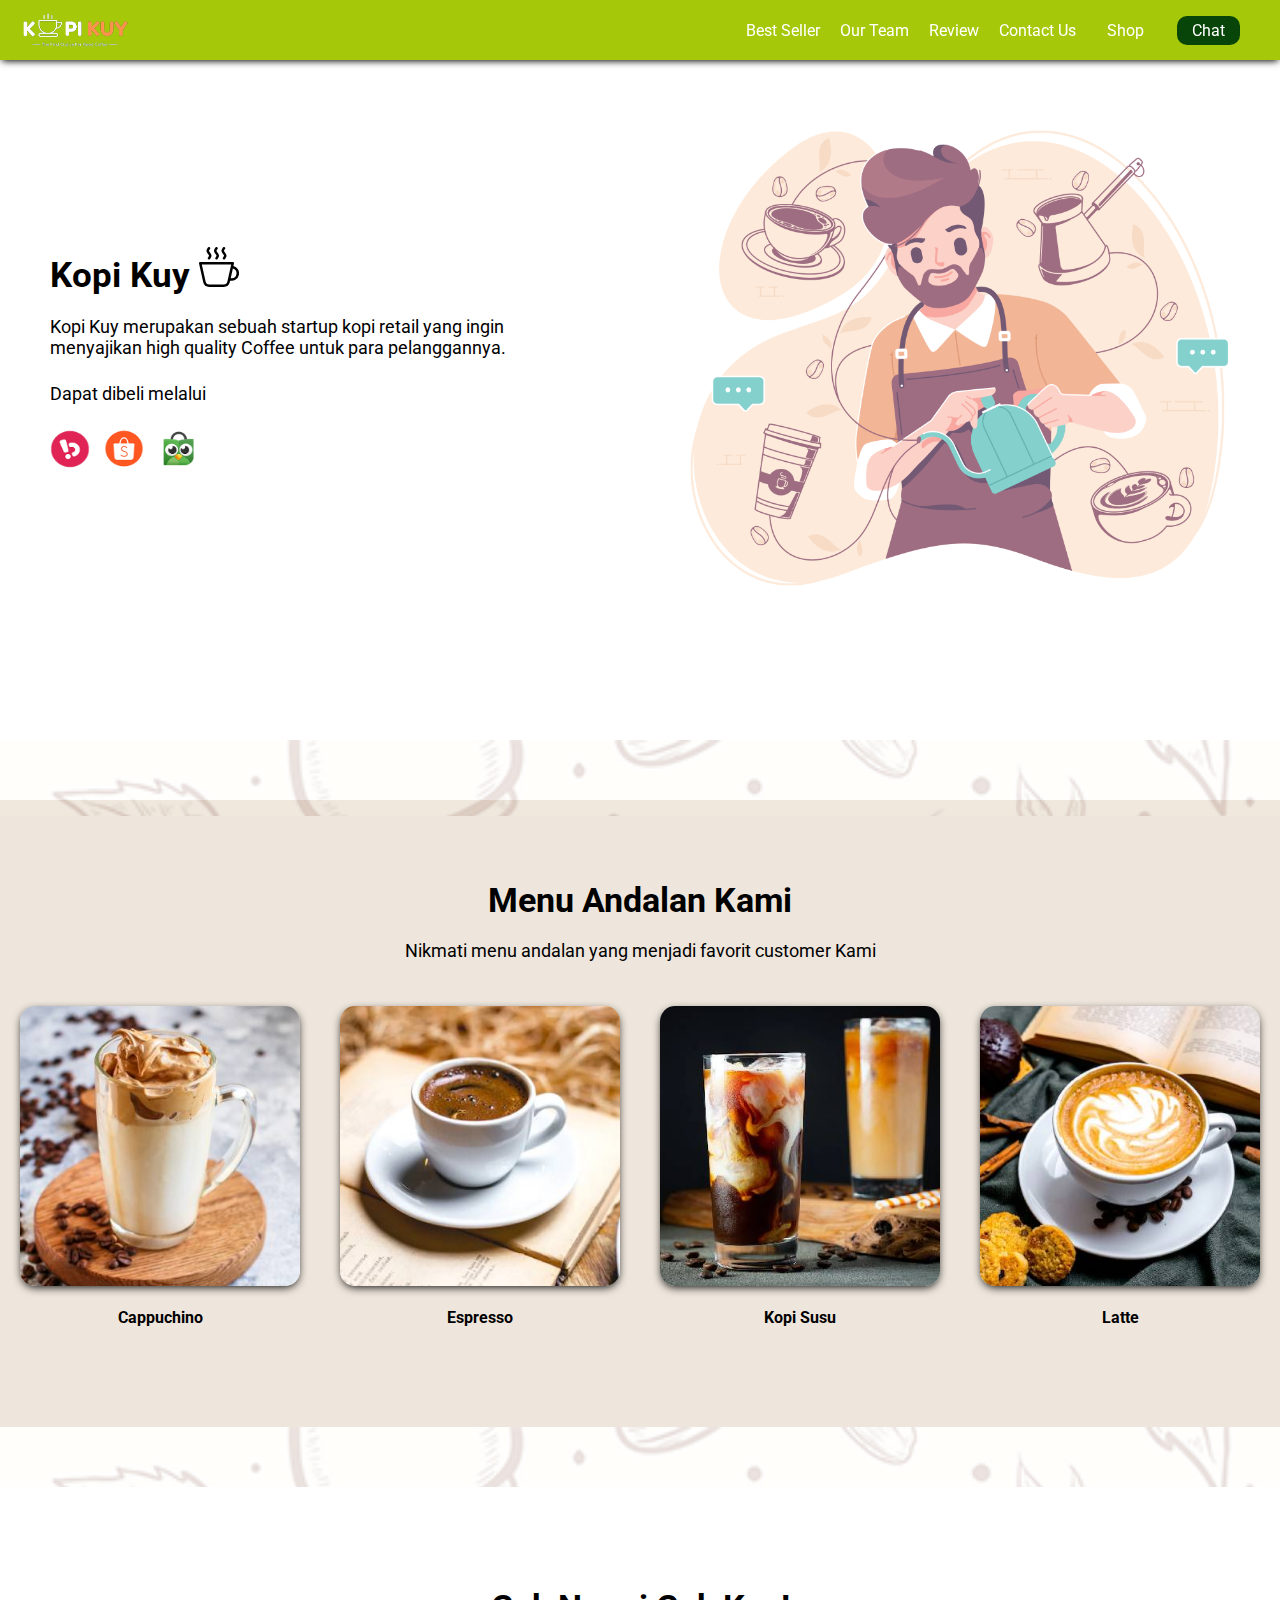
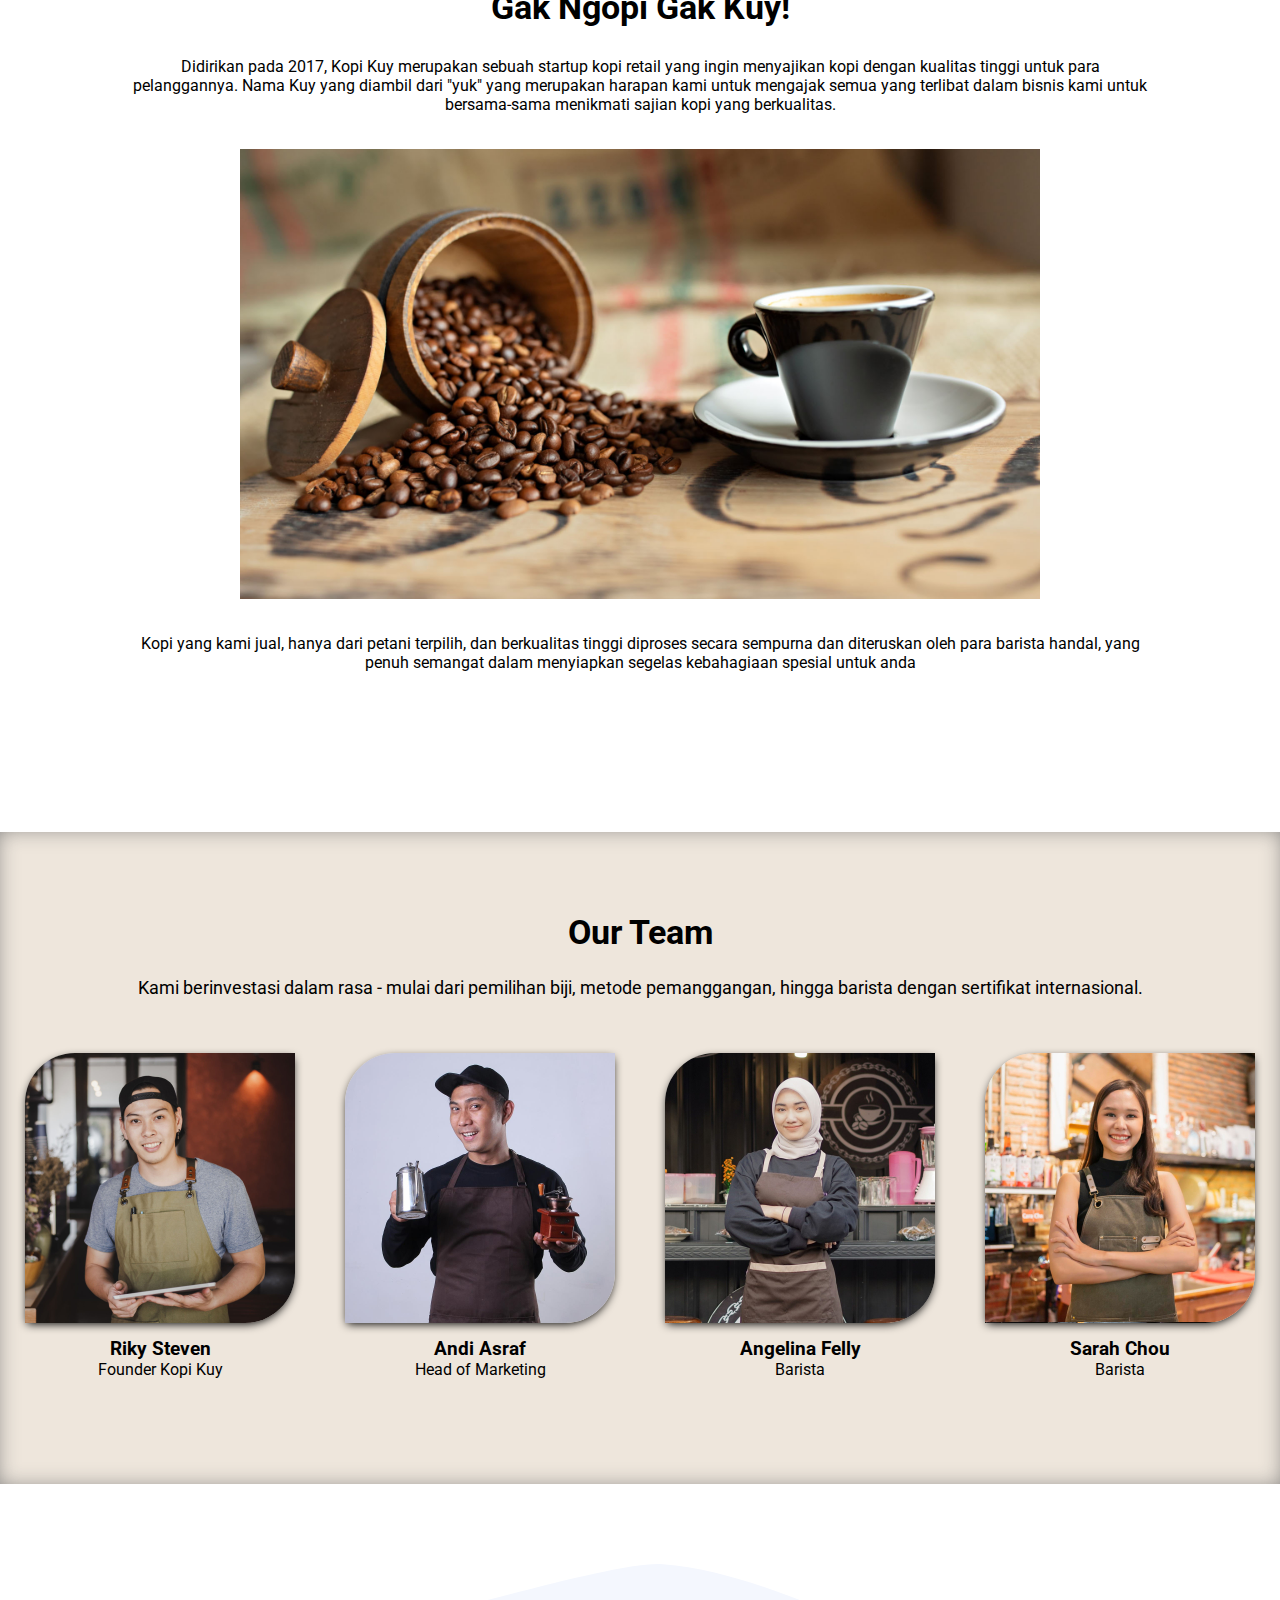
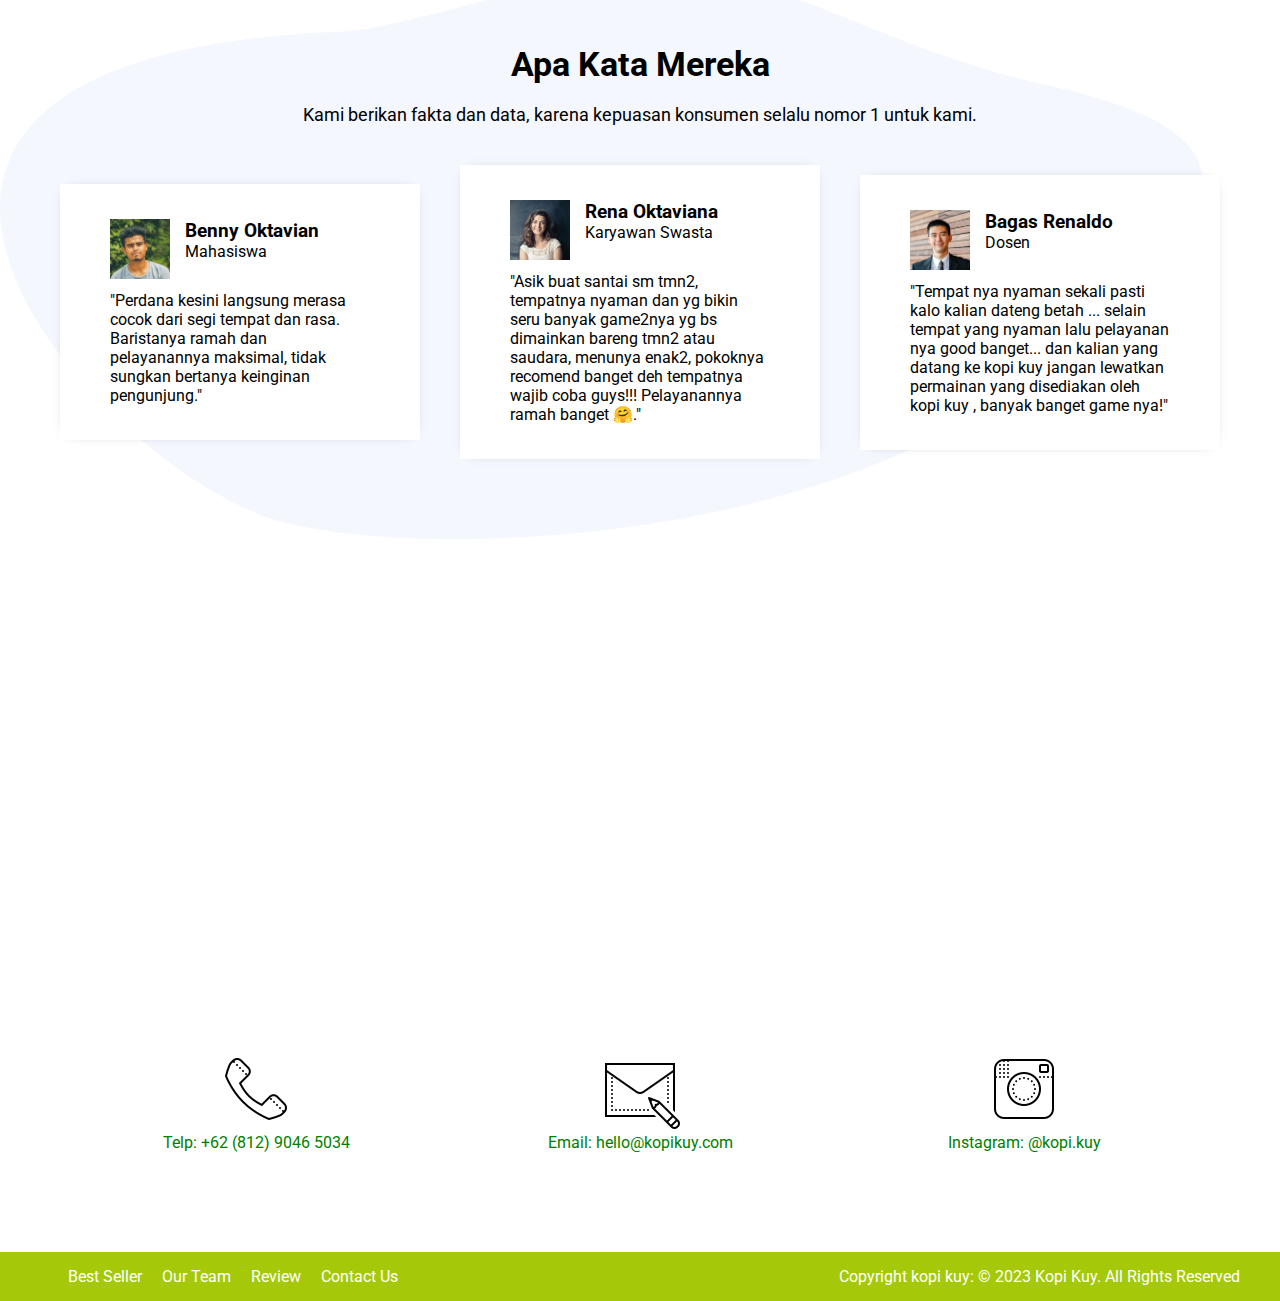
<file: index.html>
<!DOCTYPE html>
<html lang="id">

<head>
    <meta charset="UTF-8">
    <meta http-equiv="X-UA-Compatible" content="IE=edge">
    <meta name="viewport" content="width=device-width, initial-scale=1.0">
    <link rel="shortcut icon" href="images/favicon.ico" type="image/x-icon">
    <title>Website Kopi Kuy Mantap</title>
    <link rel="preconnect" href="https://fonts.googleapis.com">
    <link rel="preconnect" href="https://fonts.gstatic.com" crossorigin>
    <link href="https://fonts.googleapis.com/css2?family=Roboto&display=swap" rel="stylesheet">
    <link rel="stylesheet" href="css/style.css">
</head>

<body>
    <nav>
        <img class="logo" src="images/logo/logo_kuy.png">
        <div class="navigasi">
            <a href="#best-seller">Best Seller</a>
            <a href="#our-team">Our Team</a>
            <a href="#review">Review</a>
            <a href="#contact-us">Contact Us</a>
        </div>
        <a class="shop" href="produk.html">Shop</a>
        <a class="chat" href="https://wa.me/628123456?text=Saya ingin bertanya" target="_blank">Chat</a>
    </nav>

    <!-- Tulis Kode HTML / <header> Setelah baris di bawah ini (baris 28) -->

    <header>
        <div class="kiri">
            <h1>
                Kopi Kuy <img src="images/icon/icon_kopi.svg" alt="">
            </h1>
            <p>
                Kopi Kuy merupakan sebuah startup kopi retail yang ingin menyajikan
                high quality Coffee untuk para pelanggannya.
            </p>
            <p>
                Dapat dibeli melalui
            </p>
            <div class="olshop">
                <img src="images/logo/logo_bukalapak.png" alt="">
                <img src="images/logo/logo_shopee.png" alt="">
                <img src="images/logo/logo_tokopedia.png" alt="">
            </div>
        </div>
        <div class="kanan">
            <img src="images/header/header6.png" alt="">
        </div>
    </header>

    <section class="best-seller" id="best-seller">
        <h2>
            Menu Andalan Kami
        </h2>
        <p>
            Nikmati menu andalan yang menjadi favorit customer Kami
        </p>
        <div class="produk">
            <img src="images/produk/product_capuchino.jpg" alt="">
            <p>
                Cappuchino
            </p>
        </div>
        <div class="produk">
            <img src="images/produk/product_espresso.jpg" alt="">
            <p>
                Espresso
            </p>
        </div>
        <div class="produk">
            <img src="images/produk/product_kopi_susu.jpg" alt="">
            <p>
                Kopi Susu
            </p>
        </div>
        <div class="produk">
            <img src="images/produk/product_latte.jpg" alt="">
            <p>
                Latte
            </p>
        </div>
    </section>

    <section class="about-us" id="about-us">
        <h2>
            Gak Ngopi Gak Kuy!
        </h2>
        <p>
            Didirikan pada 2017, Kopi Kuy merupakan sebuah startup kopi retail
            yang ingin menyajikan kopi dengan kualitas tinggi untuk para pelanggannya.
            Nama Kuy yang diambil dari "yuk" yang merupakan harapan kami untuk mengajak semua
            yang terlibat dalam bisnis kami untuk bersama-sama menikmati sajian kopi yang berkualitas.
        </p>
        <img src="images/about-us/biji-kopi2.jpg" alt="">
        <p>
            Kopi yang kami jual, hanya dari petani terpilih, dan berkualitas tinggi diproses
            secara sempurna dan diteruskan oleh para barista handal, yang penuh semangat
            dalam menyiapkan segelas kebahagiaan spesial untuk anda
        </p>
    </section>

    <section class="our-team" id="our-team">
        <h2>
            Our Team
        </h2>
        <p>
            Kami berinvestasi dalam rasa - mulai dari pemilihan biji, metode pemanggangan,
            hingga barista dengan sertifikat internasional.
        </p>
        <div class="team">
            <img src="images/team/team1.jpg" alt="">
            <h3>
                Riky Steven
            </h3>
            <p>
                Founder Kopi Kuy
            </p>
        </div>
        <div class="team">
            <img src="images/team/team2.jpg" alt="">
            <h3>
                Andi Asraf
            </h3>
            <p>
                Head of Marketing
            </p>
        </div>
        <div class="team">
            <img src="images/team/team3.jpg" alt="">
            <h3>
                Angelina Felly
            </h3>
            <p>
                Barista
            </p>
        </div>
        <div class="team">
            <img src="images/team/team4.jpg" alt="">
            <h3>
                Sarah Chou
            </h3>
            <p>
                Barista
            </p>
        </div>
    </section>

    <section class="review" id="review">
        <h2>
            Apa Kata Mereka
        </h2>
        <p>
            Kami berikan fakta dan data, karena kepuasan konsumen selalu nomor 1 untuk kami.
        </p>
        <div class="testimoni">
            <img src="images/customer/customer1.jpg" alt="">
            <div class="profile">
                <h3>
                    Benny Oktavian
                </h3>
                <p>
                    Mahasiswa
                </p>
            </div>
            <p>
                "Perdana kesini langsung merasa cocok dari segi tempat dan rasa.
                Baristanya ramah dan pelayanannya maksimal, tidak sungkan bertanya keinginan pengunjung."
            </p>
        </div>
        <div class="testimoni">
            <img src="images/customer/customer2.jpg" alt="">
            <div class="profile">
                <h3>
                    Rena Oktaviana
                </h3>
                <p>
                    Karyawan Swasta
                </p>
            </div>
            <p>
                "Asik buat santai sm tmn2, tempatnya nyaman dan yg bikin seru banyak game2nya
                yg bs dimainkan bareng tmn2 atau saudara, menunya enak2, pokoknya recomend
                banget deh tempatnya wajib coba guys!!! Pelayanannya ramah banget 🤗."
            </p>
        </div>
        <div class="testimoni">
            <img src="images/customer/customer3.jpg" alt="">
            <div class="profile">
                <h3>
                    Bagas Renaldo
                </h3>
                <p>
                    Dosen
                </p>
            </div>
            <p>
                "Tempat nya nyaman sekali pasti kalo kalian dateng betah ...
                selain tempat yang nyaman lalu pelayanan nya good banget...
                dan kalian yang datang ke kopi kuy jangan lewatkan permainan yang disediakan
                oleh kopi kuy , banyak banget game nya!"
            </p>
        </div>
    </section>

    <section class="contact-us" id="contact-us">
        <iframe
            src="https://www.google.com/maps/embed?pb=!1m14!1m8!1m3!1d7932.741866032694!2d106.668581!3d-6.214715!3m2!1i1024!2i768!4f13.1!3m3!1m2!1s0x2e69f9912c7f297b%3A0xe5a3a671dae861ab!2sKopi%20kuy!5e0!3m2!1sid!2sid!4v1680617229460!5m2!1sid!2sid"
            allowfullscreen="" loading="lazy" referrerpolicy="no-referrer-when-downgrade"></iframe>
        <div class="kontak">
            <img src="images/icon/icon_phone.png" alt="">
            <p>
                Telp: +62 (812) 9046 5034
            </p>
        </div>
        <div class="kontak">
            <img src="images/icon/icon_mail.png" alt="">
            <p>
                Email: hello@kopikuy.com
            </p>
        </div>
        <div class="kontak">
            <img src="images/icon/icon_instagram.png" alt="">
            <p>
                Instagram: @kopi.kuy
            </p>
        </div>
    </section>

    <footer>
        <div class="navigasi">
            <a href="#best-seller">Best Seller</a>
            <a href="#our-team">Our Team</a>
            <a href="#review">Review</a>
            <a href="#contact-us">Contact Us</a>
        </div>
        <p>
            Copyright kopi kuy: © 2023 Kopi Kuy. All Rights Reserved
        </p>
    </footer>

    <!--
        Kode HTML tidak boleh lewat dari batas ini
        Pastikan setiap section di tutup
        misalnya kode <section class="best-seller"> harus ada
        di bawah kode </header> (perhatikan ada garis miringnya
        dan setiap section harus setelah kode </section>
        jangan menulis <section> di dalam <section>
    -->
</body>

</html>
</file>
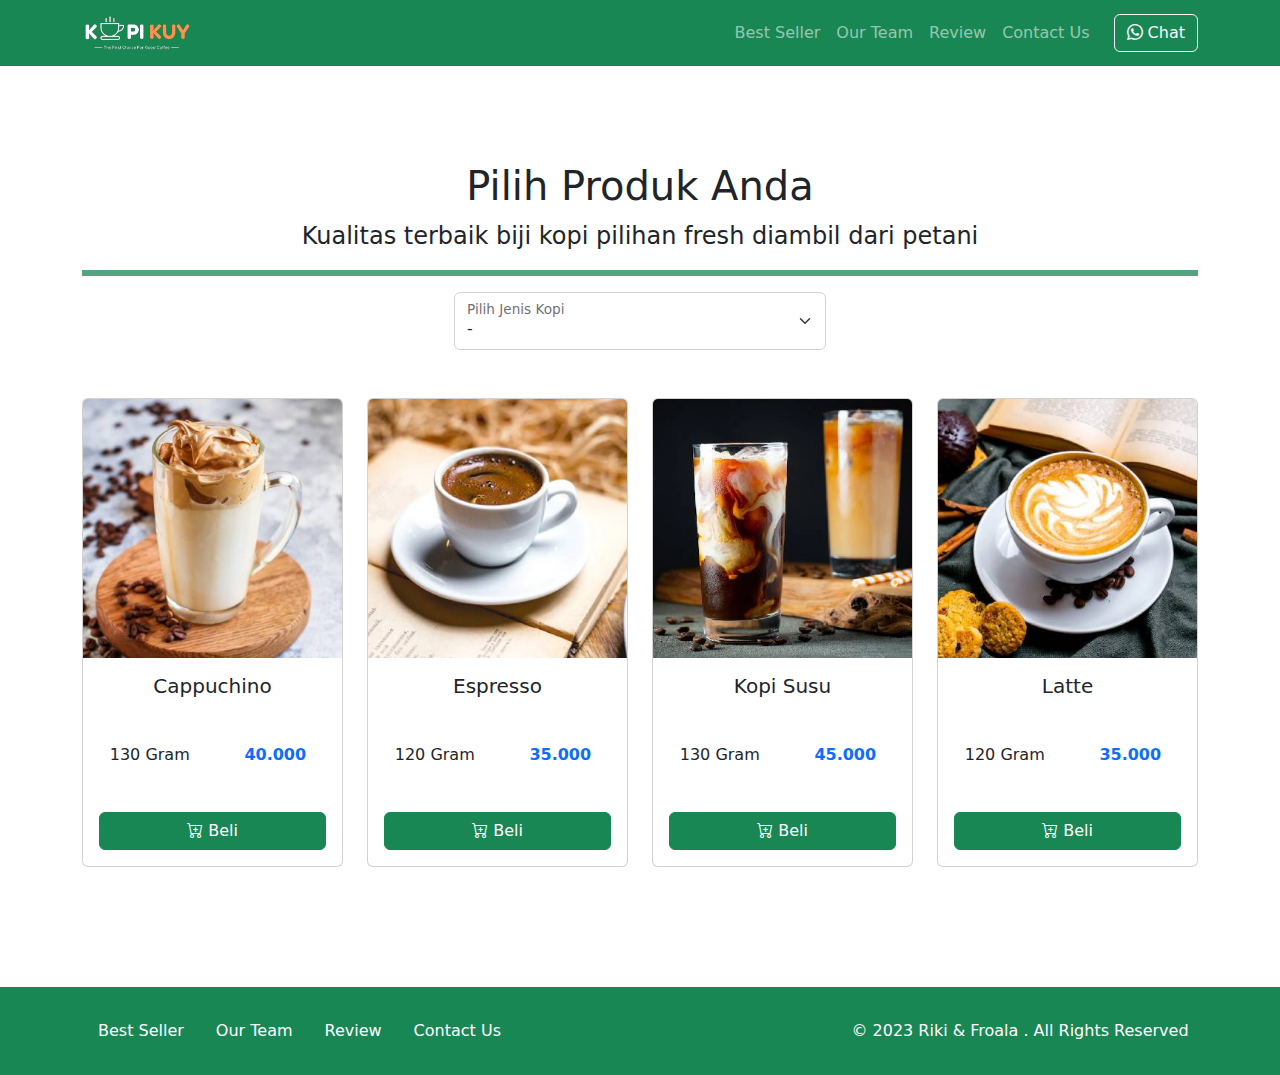
<file: produk.html>
<!DOCTYPE html>
<html lang="id">

<head>
    <meta charset="UTF-8">
    <meta http-equiv="X-UA-Compatible" content="IE=edge">
    <meta name="viewport" content="width=device-width, initial-scale=1.0">
    <link rel="shortcut icon" href="images/favicon/favicon.ico" type="image/x-icon">
    <title>Produk</title>
    <link rel="shortcut icon" href="images/favicon.ico" type="image/x-icon">
    <link rel="stylesheet" href="vendor/bootstrap/bootstrap.min.css">
    <link rel="stylesheet" href="vendor/bootstrap/bootstrap-icons.css">
    <script src="vendor/bootstrap/bootstrap.bundle.min.js"></script>
    <script src="js/jquery-3.6.3.min.js"></script>

    <style>
        /* tulis kode CSS internal di bawah sini */



        /* Batas Akhir penulisan kode CSS internal */
    </style>
</head>

<body>
    <!-- Tulis Kode Bootstrap Di Bawah Sini -->

    <nav class="navbar navbar-dark bg-success navbar-expand-lg bisadicopy">
        <div class="container" bis_skin_checked="1">
            <a class="navbar-brand" href="index.html">
                <img src="images/logo/logo_kuy.png" height="40" alt="image">
            </a>
            <button class="navbar-toggler" type="button" data-bs-toggle="collapse" data-bs-target="#navbarNav11"
                aria-controls="navbarNav11" aria-expanded="false" aria-label="Toggle navigation">
                <span class="navbar-toggler-icon"></span>
            </button>
            <div class="collapse navbar-collapse" id="navbarNav11" bis_skin_checked="1">
                <ul class="navbar-nav ms-auto">
                    <li class="nav-item">
                        <a class="nav-link" href="index.html#best-seller">Best Seller</a>
                    </li>
                    <li class="nav-item">
                        <a class="nav-link" href="index.html#our-team">Our Team</a>
                    </li>
                    <li class="nav-item">
                        <a class="nav-link" href="index.html#review">Review</a>
                    </li>
                    <li class="nav-item">
                        <a class="nav-link" href="index.html#contact-us">Contact Us</a>
                    </li>
                </ul>
                <a class="btn btn-outline-light ms-md-3" href="https://wa.me/6281290465033"><i
                        class="bi bi-whatsapp"></i> Chat</a>
            </div>
        </div>
    </nav>

    <section class="riki-block produk text-center my-5 py-5">
        <div class="container" bis_skin_checked="1">
            <h1>Pilih Produk Anda</h1>
            <p class="fs-4">Kualitas terbaik biji kopi pilihan fresh diambil dari petani</p>
            <hr class="border border-success border-3 opacity-75">

            <!-- Ini Untuk Select -->
            <div class="form-floating col-lg-4 mx-auto">
                <select class="form-select" id="select_kopi" aria-label="Floating label select example">
                    <option selected disabled>-</option>
                    <option value="arabica">Arabica</option>
                    <option value="robusta">Robusta</option>
                    <option value="nonkopi">Non Kopi</option>
                </select>
                <label for="select_kopi">Pilih Jenis Kopi</label>
            </div>

            <div id="baris_produk" class="row row-cols-1 row-cols-sm-2 row-cols-md-3 row-cols-lg-4 text-center mt-5">
                <div class="col mb-4">
                    <div class="card">
                        <img src="images/produk/product_capuchino.jpg" class="card-img-top" alt="...">
                        <div class="card-body">
                            <h5 class="card-title">Cappuchino</h5>
                            <div class="row hargasize my-4">
                                <div class="col">
                                    130 Gram
                                </div>
                                <div class="col fw-bold text-primary">
                                    40.000
                                </div>
                            </div>
                            <a href="#" class="btn btn-success w-100"><i class="bi bi-cart-plus"></i> Beli</a>
                        </div>
                    </div>
                </div>

                <div class="col mb-4">
                    <div class="card">
                        <img src="images/produk/product_espresso.jpg" class="card-img-top" alt="...">
                        <div class="card-body">
                            <h5 class="card-title">Espresso</h5>
                            <div class="row hargasize my-4">
                                <div class="col">
                                    120 Gram
                                </div>
                                <div class="col fw-bold text-primary">
                                    35.000
                                </div>
                            </div>
                            <a href="#" class="btn btn-success w-100"><i class="bi bi-cart-plus"></i> Beli</a>
                        </div>
                    </div>
                </div>

                <div class="col mb-4">
                    <div class="card">
                        <img src="images/produk/product_kopi_susu.jpg" class="card-img-top" alt="...">
                        <div class="card-body">
                            <h5 class="card-title">Kopi Susu</h5>
                            <div class="row hargasize my-4">
                                <div class="col">
                                    130 Gram
                                </div>
                                <div class="col fw-bold text-primary">
                                    45.000
                                </div>
                            </div>
                            <a href="#" class="btn btn-success w-100"><i class="bi bi-cart-plus"></i> Beli</a>
                        </div>
                    </div>
                </div>

                <div class="col mb-4">
                    <div class="card">
                        <img src="images/produk/product_latte.jpg" class="card-img-top" alt="...">
                        <div class="card-body">
                            <h5 class="card-title">Latte</h5>
                            <div class="row hargasize my-4">
                                <div class="col">
                                    120 Gram
                                </div>
                                <div class="col fw-bold text-primary">
                                    35.000
                                </div>
                            </div>
                            <a href="#" class="btn btn-success w-100"><i class="bi bi-cart-plus"></i> Beli</a>
                        </div>
                    </div>
                </div>
            </div>
        </div>
    </section>

    <footer class="riki-block footer-small py-4 bg-success">
        <div class="container" bis_skin_checked="1">
            <div class="row align-items-center" bis_skin_checked="1">
                <div class="col-12 col-md-8" bis_skin_checked="1">
                    <ul class="nav justify-content-center justify-content-md-start">
                        <li class="nav-item">
                            <a class="nav-link" href="index.html#best-seller">Best Seller</a>
                        </li>
                        <li class="nav-item">
                            <a class="nav-link" href="index.html#our-team">Our Team</a>
                        </li>
                        <li class="nav-item">
                            <a class="nav-link" href="index.html#review">Review</a>
                        </li>
                        <li class="nav-item">
                            <a class="nav-link" href="index.html#contact-us">Contact Us</a>
                        </li>
                    </ul>
                </div>

                <div class="col-12 col-md-4 mt-4 mt-md-0 text-center text-md-right" bis_skin_checked="1">
                    © 2023 Riki &amp; Froala . All Rights Reserved
                </div>
            </div>
        </div>
    </footer>



    <!-- Batas Akhir penulisan kode Bootstrap -->
    <script>
        /* Tulis Javascript Di bawah Sini */

        var sumber = "https://rikikurnia.com/prakerja/api/kopi"
        var sumber2 = "data.json"


        select_kopi.onchange = function () {
            var dipilih = select_kopi.value
            console.log(dipilih)
            ambilData(dipilih)
        }

        function ambilData(dipilih) {
            var template = ""
            $.getJSON(sumber).then(function (data) {
                var data_kopi = data[dipilih]
                console.log(data_kopi)

                data_kopi.forEach(item => {
                    template += `<div class="col mb-4">
                        <div class="card">
                            <img src="${item.foto}" class="card-img-top" alt="...">
                            <div class="card-body">
                                <h5 class="card-title">${item.nama}</h5>
                                <div class="row hargasize my-4">
                                    <div${item.size}
                                    </div>
                                    <div class="col fw-bold text-primary">
                                        ${item.harga}
                                    </div>
                                </div>
                                <a target="_blank" href="${item.link}" class="btn btn-success w-100"><i class="bi bi-bag-check-fill"></i> Beli</a>
                            </div>
                        </div>
                </div>`
                })
                baris_produk.innerHTML = template
            })
        }

        /* Batas Akhir penulisan kode Javascript */
    </script>
</body>

</html>
</file>
<file: css/style.css>
/* Kode * di bawah ini untuk mereset tampilan setiap web browser supaya seragam */

* {
   box-sizing: border-box;
   margin: 0;
   padding: 0;
}

html {
   /* scroll-behavior: smooth agar scroll ketika klik pada navigasi menjadi halus */
   scroll-behavior: smooth;
}

/* 
Kode di bawah ini untuk mengatur nav sampai footer agar memiliki tampilan flexibel
selengkapnya akan di bahas di hari ke 3
*/

nav,
header,
section,
footer {
   /* 
      display: flex memiliki pengaturan yang dapat mengatur agar elemen
      di dalamnya memiliki ukuran yang fleksibel
      digunakan saat ada elemen yang isinya lebih dari satu kolom
   */
   display: flex;
   /* 
      align-items: center mengatur elemen di dalamnya rata tengah vertikal
   */
   align-items: center;

   /* 
      justify-content: center mengatur elemen di dalamnya rata tengah horizontal
   */
   justify-content: center;

   /* 
      flex-wrap: wrap mengatur agar jika lebar elemen berlebih, maka elemen
      akan otomatis diletakan di baris baru (tidak dipaksakan di satu baris)
   */
   flex-wrap: wrap;
}



/* 
Kode @font-face untuk menginstall font ke dalam Website 
src adalah untuk lokasi fontnya, font dapat di cari di website https://fonts.google.com/
dengan memberi nama family, maka kita mendaftarkan font tersebut ke dalam website
*/

@font-face {
   src: url(../fonts/poppins.woff2);
   font-family: 'Poppins';
}

body {
   /* 
   mendaftarkan semua teks pada body menjadi family Poppins 
   kenapa pada body? karena elemen body membungkus semua elemen dari nav section sampai footer
   */
   font-family: 'Poppins';
   font-family: 'Roboto', sans-serif;
}

/*
Misalnya ada font dari google yang bernama Irish Grover yang berada di:
https://fonts.gstatic.com/s/irishgrover/v23/buExpoi6YtLz2QW7LA4flVgv__RP.woff2

maka bisa coba copy kode berikut untuk menginstall font tadi:

@font-face {
  font-family: 'Irish Grover';
  font-style: normal;
  font-weight: 400;
  src: url(https://fonts.gstatic.com/s/irishgrover/v23/buExpoi6YtLz2QW7LA4flVgv__RP.woff2) format('woff2');
}

Jika kode di atas sudah di copy
Nanti pada element yang ingin menggunakan font Irish Grover Tadi, tinggal diganti font-familynya
misal mau mengganti h1 dan h2 maka kodenya sebagai berikut:

h1,h2 {
   font-family: 'Irish Grover';
}

*/


a {
   /* menghilangkan garis bawah pada link */
   text-decoration: none;

   /* 
   color: adalah untuk mengganti warna tulisan.
   color:unset digunakan pada a untuk menghilangkan warna bawaan pada link (biasanya warna biru) 
   */
   color: unset;
}

h2 {
   /* mengatur ukuran huruf ke 34 pixel */
   font-size: 34px;
}

h3 {
   /* mengatur ukuran huruf ke 1.2rem */
   font-size: 1.2rem;
}

h1,
h2,
h3 {
   /* mengatur tebal huruf bisa bold, normal*/
   font-weight: bold;
}

img {
   /* 
      kode max-width artinya lebar maksimal
      mengatur agar semua elemen img memiliki lebar maksimal 100% agar
      besar gambar tidak melebihi layar ataupun elemen pembungkus
   */
   max-width: 100%;
}

/* Navigasi */

nav {
   /* 
   background-color mengatur warna latar belakang 
   untuk pengguna hp, pergantian warna tidak bisa seperti vs code
   hanya dapat menggunakan warna bahasa inggris seperti: red, green, brown, purple dsb
   untuk pengguna vscode silahkan arahkan mouse ke kotak warna di bawah
   untuk mengganti warna sesuai keinginan
   */
   background-color: #a5c908;

   /* box-shadow membuat efek bayangan */
   box-shadow: 0 3px 7px -2px #000;

   /* width mengatur lebar elemen. 100% agar lebarnya full dari kiri sampai kanan layar */
   width: 100%;

   /* 
   padding digunakan untuk memberi jarak ke dalam. 
   efeknya bila digunakan pada elemen yang memiliki warna latar akan membuat elemen tersebut 'gemuk'
   padding-top artinya jarak ke atas, nilai padding dapat berupa
   padding-top, padding-bottom, padding-left, padding-right
   */
   padding-top: 10px;
   padding-bottom: 10px;

   /* 
   position mengatur posisi elemen, position:fixed supaya elemen nav akan ikut menempel di atas layar
   saat kita scroll ke bawah. Jika ingin navigasi gak nempel, bisa menggunakan position:static;
   */
   position: fixed;

   /* Nilai z-index semakin besar, maka elemen akan semakin di depan */
   z-index: 500;
}

img.logo {
   /* height mengatur tinggi elemen */
   height: 40px;
   /* penjelasan margin mirip dengan padding, fungsinya untuk memberi jarak pada elemen */
   margin-left: 20px;
}

div.navigasi {
   margin-left: auto;
   margin-right: 15px;
}

nav a {
   color: #fff;
   padding-left: 8px;
   padding-right: 8px;
}

a.shop {
   margin-right: 25px;
}

a.chat {
   margin-right: 40px;
   background-color: rgb(8, 69, 8);
   color: #fff;
   padding-top: 5px;
   padding-right: 15px;
   padding-bottom: 5px;
   padding-left: 15px;
   border-radius: 10px;
}


/* 
   PERHATIKAN bahwa dalam mengatur elemen, nama elemen langsung ditulis
   sedangkan untuk mengatur class, dibutuhkan tanda titik (.) terlebih dulu
   img {} berarti seluruh elemen dengan tag img (<img src="....">), 
   sedangkan .img artinya hanya elemen dengan class img (<img class="img" src="...">) 
*/


/* HEADER */


header,
section {
   /*
    padding mengatur jarak ke dalam
    pada padding dan margin ditambahkan top / right / bottom / top 
    untuk mengatur jarak masing-masing 
   */
   padding-top: 80px;
   padding-bottom: 80px;

   /* margin mengatur jarak ke luar */
   margin-bottom: 80px;
}

/* penulisan CSS dapat digabung dengan beberapa elemen */
header div.kiri,
header div.kanan {
   /* width mengatur lebar elemen. 50% artinya setengah ukuran elemen pembungkus */
   width: 50%;
   padding: 50px;
}

header h1 {
   margin-bottom: 20px;
   font-size: 35px;
}

header p {
   /* font-size digunakan untuk mengatur ukuran huruf */
   font-size: 18px;
   margin-bottom: 25px;
}

div.olshop img {
   width: 40px;
   /* aspect-ratio:1 agar tinggi menyesuaikan width */
   aspect-ratio: 1;
   margin-right: 10px;
}

/* Best Seller */

section.best-seller {
   position: relative;

   /* background-color mengatur warna latar belakang elemen */
   background-color: #EEE6DC;

   /* text-align mengatur rata tulisan, bisa bernilai: left, right, center, justify */
   text-align: center;
}

/* 
terkait position, after, dan before memerlukan pemahaman mendalam
terkait layout pada CSS untuk dapat memahami secara penuh 
*/

section.best-seller::before,
section.best-seller::after {
   position: absolute;
   content: "";
   width: 100%;
   height: 76px;

   /* background-image untuk menambahkan gambar sebagai background */
   background-image: url(../images/background/bgkopi.png);

   /*background-size agar gambar latar menyesuaikan tinggi / lebar elemen */
   background-size: cover;

   top: -60px;
   left: 0;
}

section.best-seller::after {
   height: 60px;
   background-image: url(../images/background/bgkopi.png);
   top: unset;
   bottom: -60px;
}

section.best-seller h2 {
   margin-bottom: 20px;
   width: 100%;
}

/* 
Penulisan section.best-seller > p berarti mengatur elemen p yang langsung
di bungkus oleh elemen <section class="best-seller">
aturan ini tidak berlaku untuk elemen <p> yang ada di dalam <div class="produk">
*/

section.best-seller>p {
   font-size: 18px;
   margin-bottom: 25px;
   width: 100%;
}

div.produk {
   /* 
      Penulisan padding dan margin seperti padding:20px ini penulisan singkat 
      yang berarti top, right, bottom, left nilainya sama, yaitu 20px 
   */
   padding: 20px;
   width: 25%;
}

div.produk img {
   /* transition membuat animasi transisi dari perubahan style, 0.3s berarti 0.3 detik */
   transition: all 0.3s ease;

   /* border-radius  Membuat sudut membulat */
   border-radius: 15px;

   /* box-shadow membuat efek bayangan */
   box-shadow: 0 3px 10px -2px #000;
}

/*

kode div.produk img:hover akan dijalankan saat mouse ada di atas elemen <img> yang ada
di dalam <div class="produk"> 
karena ada efek transition pada div.produk img 
maka akan menghasilkan efek animasi yang smooth

*/
div.produk img:hover {

   /* membuat transformasi, bisa berupa scale(1.05), rotate(180deg), translateY(-50px), dsb */
   transform: scale(0.9);
   border-radius: 50%;
}

div.produk p {
   margin-top: 18px;
   font-weight: bold;
}



/* About US */

section.about-us {
   /* max-width: 80%; mengatur lebar maksimal elemen tidak boleh melebihi 80% layar */
   max-width: 80%;

   /* margin-left dan margin-right auto akan membuat posisi elemen berada di tengah */
   margin-left: auto;
   margin-right: auto;
   text-align: center;
}

section.about-us h2 {
   margin-bottom: 30px;
   width: 100%;
}

section.about-us img {
   /* 
      Penulisan width: 800px dan max-width: 100% mengatur agar
      elemen memiliki lebar 800px namun tidak boleh melebihi 100% ukuran layar
   */
   width: 800px;
   max-width: 100%;
   margin: auto;
}

/*
section.about-us p:nth-child(2) berarti mengatur elemen ke 2 dengan jenis <p>
yang ada di dalam <section class="about-us">
*/

section.about-us p:nth-child(2) {
   margin-bottom: 35px;
}

section.about-us p:nth-child(4) {
   margin-top: 35px;
}


/* OUR TEAM */

section.our-team {
   background-color: #EEE6DC;
   box-shadow: inset 0px 0px 23px -6px #707070;
   text-align: center;
}

section.our-team h2 {
   margin-bottom: 25px;
   width: 100%;
}

section.our-team>p {
   margin-bottom: 30px;
   font-size: 18px;
   width: 800px;
   max-width: 90%;
   margin-left: auto;
   margin-right: auto;
   text-align: center;
   width: 100%;
}

div.team {
   width: 25%;
   padding: 25px;
}

div.team img {
   width: 100%;
   aspect-ratio: 1/1;
   object-fit: cover;
   box-shadow: 0 3px 10px -2px #000;
   border-radius: 50px 0px 50px 0px;
   margin-bottom: 10px;
}


/* REVIEW */

section.review {
   background-image: url(../images/background/bg-review.svg);
   /* 
      background-size: contain;
      membuat gambar latar belakang tidak terpotong
   */
   background-size: contain;

   /* 
      background-repeat: no-repeat;
      membuat gambar latar belakang tidak diulang (duplikat)
   */
   background-repeat: no-repeat;
   padding-left: 40px;
   padding-right: 40px;
   justify-content: space-around;
   /* align-items: stretch; membuat tinggi elemen di dalam .review .baris seragam */
   text-align: center;
}

section.review h2 {
   margin-bottom: 20px;
   width: 100%;
}

section.review>p {
   margin-bottom: 40px;
   font-size: 18px;
   width: 100%;
}

div.testimoni {
   width: 30%;
   display: flex;
   flex-wrap: wrap;
   padding: 35px 50px;
   box-shadow: 0px 0px 12px -10px #000;
   background-color: #fff;
}

div.testimoni img {
   width: 60px;
   height: 60px;
   margin-right: 15px;
   object-fit: cover;
}

div.profile {
   text-align: left;
   display: block;
   margin-bottom: 30px;
   width: calc(100% - 75px);
}

div.profile p {
   width: 100%;
   text-align: left;
}

div.testimoni>p {
   width: 100%;
   text-align: left;
}


/* CONTACT US */
section.contact-us {
   margin-bottom: 20px;
}

section.contact-us iframe {
   width: 100%;
   height: 300px;
   border: 0;
}

div.kontak {
   width: 30%;
   /* color mengatur warna tulisan */
   color: green;
   text-align: center;
   margin-top: 50px;
}


/* FOOTER */

footer {
   background-color: #a5c908;
   padding-top: 15px;
   padding-bottom: 15px;
   color: #fff;
   padding-right: 40px;
   padding-left: 40px;
}

footer div.navigasi {
   margin-left: 20px;
   margin-right: auto;
}

footer div.navigasi a {
   padding: 8px;
}

/* UNTUK kode RESPONSIF hari ke 3 tulis DI BAWAH sini */



/* Kode CSS Selesai di sini */
</file>
